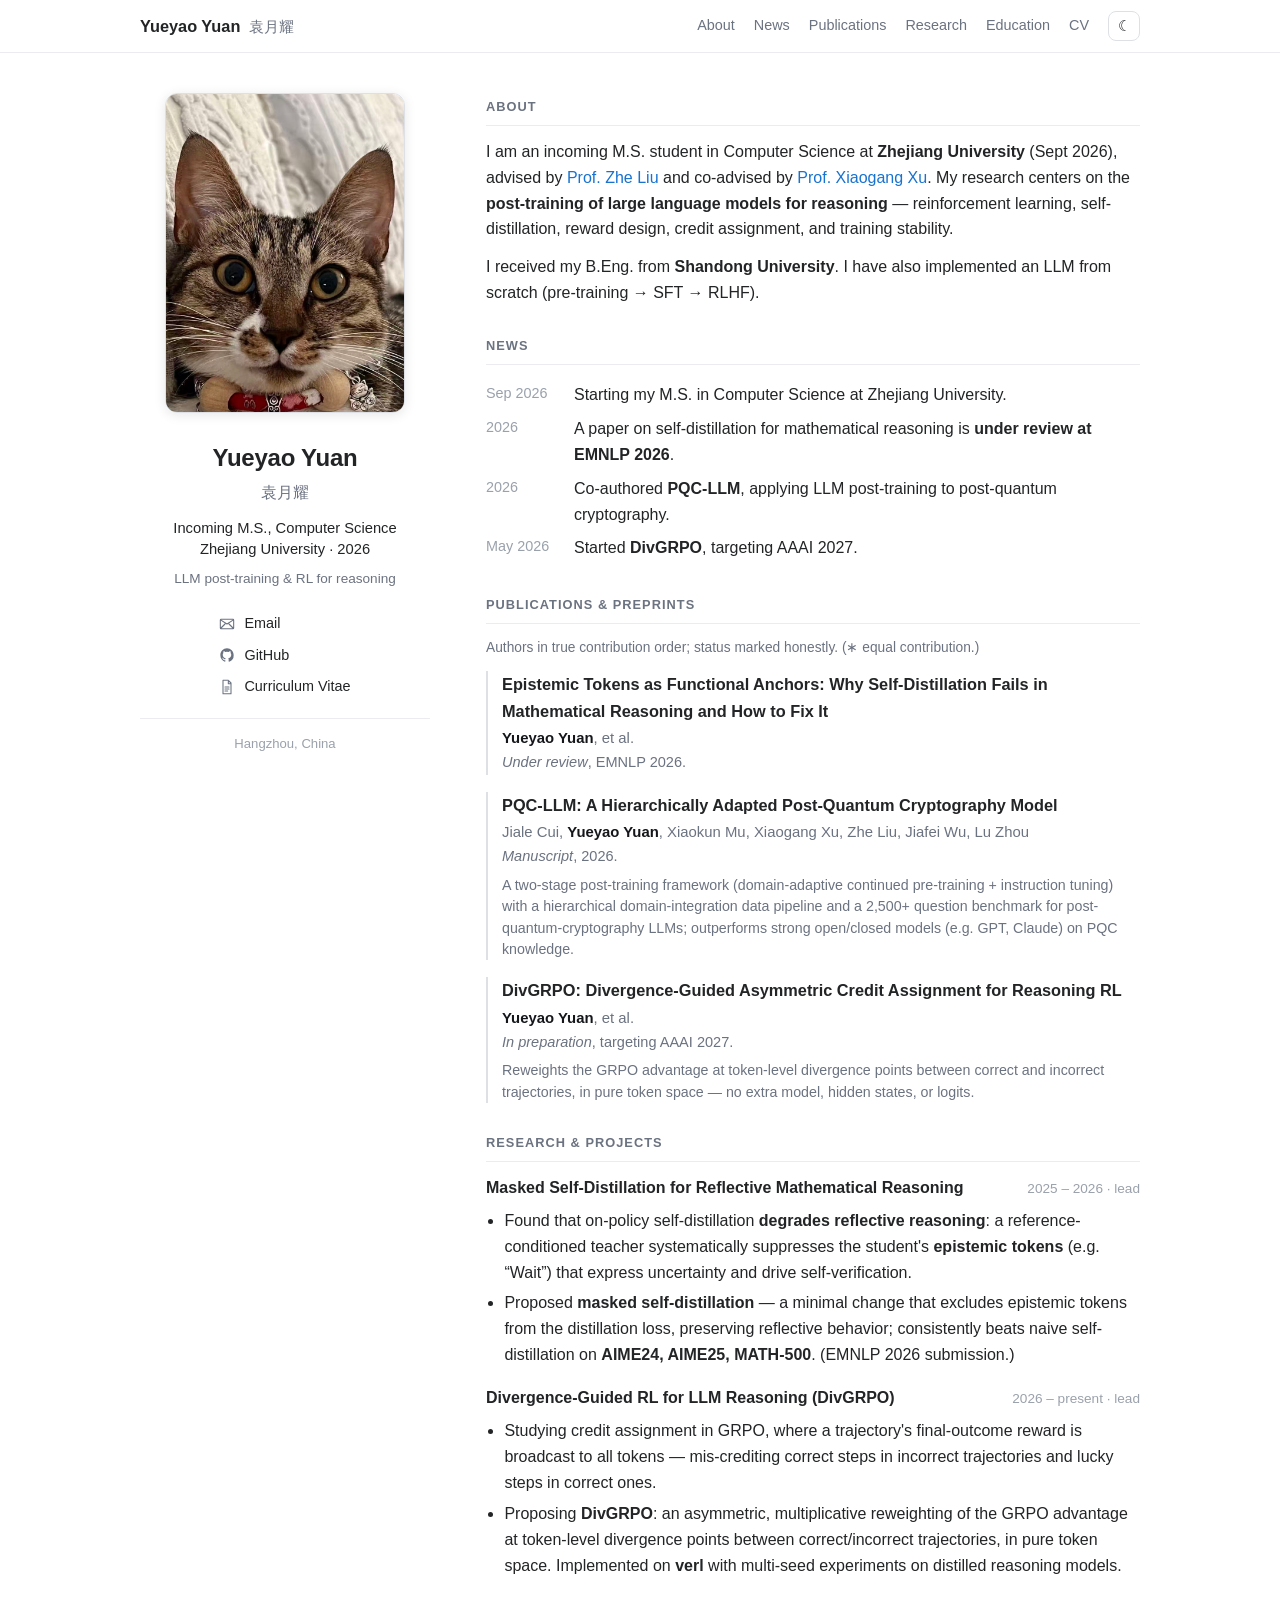
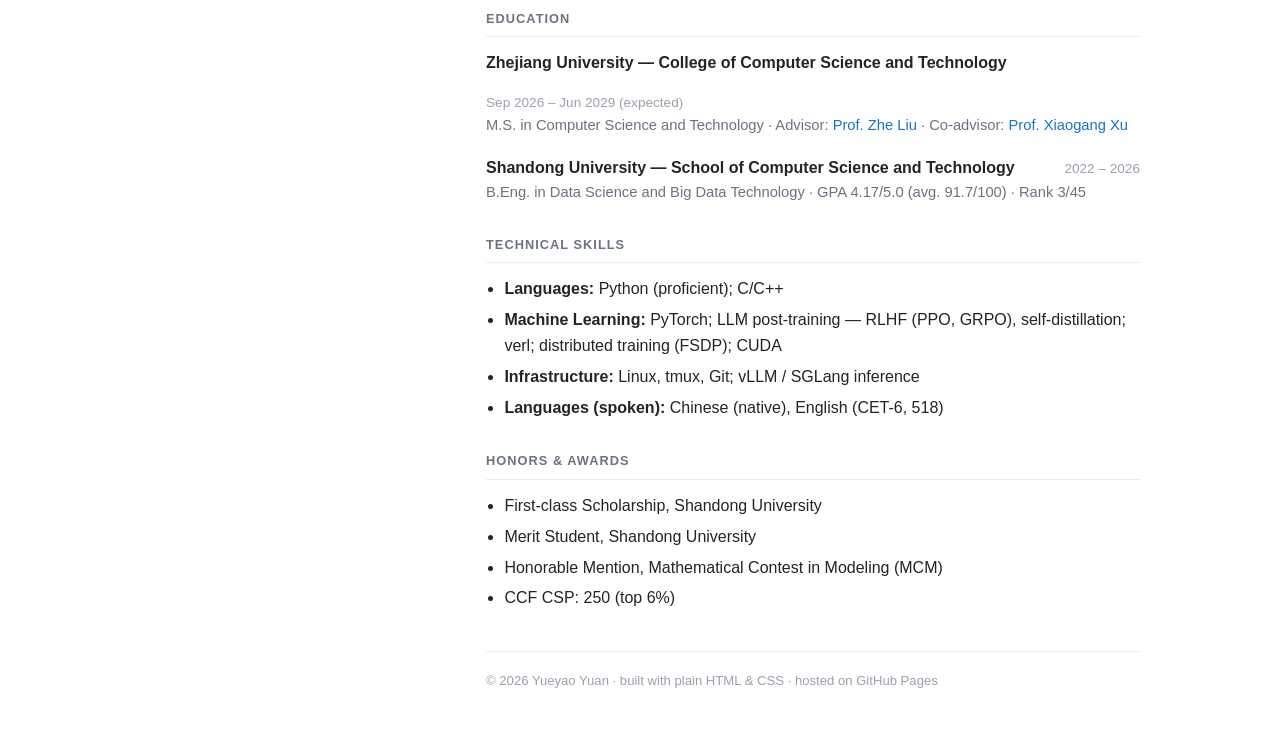
<file: index.html>
<!DOCTYPE html>
<!--
  ============================================================================
  Yueyao Yuan — academic homepage. Real content is filled in.
  Optional, add when available:
    - the author's own Google Scholar + X/Twitter links (sidebar contact list)
    - PQC-LLM venue/arXiv link if it moves past "Manuscript"
  Mainstream academic layout: sticky top nav + two-column (academicpages style),
  sticky left sidebar + scrolling content. Visit ?edit to highlight any .ph spans.
  ============================================================================
-->
<html lang="en">
<head>
  <meta charset="utf-8" />
  <meta name="viewport" content="width=device-width, initial-scale=1" />
  <title>Yueyao Yuan</title>
  <meta name="description" content="Yueyao Yuan — incoming M.S. in Computer Science at Zhejiang University. LLM post-training and reinforcement learning for reasoning." />
  <meta property="og:type" content="website" />
  <meta property="og:title" content="Yueyao Yuan" />
  <meta property="og:description" content="LLM post-training & reinforcement learning for reasoning. M.S. CS, Zhejiang University." />
  <meta property="og:url" content="https://yuanyueyao.github.io/" />
  <meta property="og:image" content="https://yuanyueyao.github.io/assets/avatar.jpg" />
  <link rel="canonical" href="https://yuanyueyao.github.io/" />
  <link rel="icon" href="data:image/svg+xml,<svg xmlns='http://www.w3.org/2000/svg' viewBox='0 0 100 100'><text y='.9em' font-size='90'>🧠</text></svg>" />
  <script type="application/ld+json">
  {
    "@context": "https://schema.org",
    "@type": "Person",
    "name": "Yueyao Yuan",
    "alternateName": ["yuanyueyao", "Yuan Yueyao", "袁月耀"],
    "url": "https://yuanyueyao.github.io/",
    "image": "https://yuanyueyao.github.io/assets/avatar.jpg",
    "email": "mailto:yuanyueyao6@gmail.com",
    "jobTitle": "M.S. Student in Computer Science",
    "affiliation": { "@type": "CollegeOrUniversity", "name": "Zhejiang University" },
    "alumniOf": { "@type": "CollegeOrUniversity", "name": "Shandong University" },
    "knowsAbout": ["Large Language Models", "Reinforcement Learning", "Post-training", "Reasoning"],
    "sameAs": ["https://github.com/yuanyueyao"]
  }
  </script>
  <link rel="stylesheet" href="style.css" />
</head>
<body id="top">

  <!-- ===================== TOP NAV ===================== -->
  <header class="topnav">
    <div class="topnav__inner">
      <a class="topnav__brand" href="#top">Yueyao&nbsp;Yuan <span class="topnav__brandzh">袁月耀</span></a>
      <nav class="topnav__links">
        <a href="#about">About</a>
        <a href="#news">News</a>
        <a href="#publications">Publications</a>
        <a href="#research">Research</a>
        <a href="#education">Education</a>
        <a href="assets/cv.pdf">CV</a>
        <button id="themeToggle" class="theme-toggle" aria-label="Toggle dark mode" title="Toggle theme">☾</button>
      </nav>
    </div>
  </header>

  <div class="layout">

    <!-- ===================== LEFT SIDEBAR ===================== -->
    <aside class="sidebar">
      <img class="sidebar__photo" src="assets/avatar.jpg" alt="Portrait of Yueyao Yuan" />
      <h1 class="sidebar__name">Yueyao Yuan</h1>
      <div class="sidebar__zh">袁月耀</div>
      <p class="sidebar__role">Incoming M.S., Computer Science<br />Zhejiang University · 2026</p>
      <p class="sidebar__tag">LLM post-training &amp; RL for reasoning</p>

      <ul class="contact">
        <li>
          <svg viewBox="0 0 24 24" aria-hidden="true"><path d="M3 5h18a1 1 0 0 1 1 1v12a1 1 0 0 1-1 1H3a1 1 0 0 1-1-1V6a1 1 0 0 1 1-1zm9 7L3.5 6.5M12 12l8.5-5.5M3 18l6-6m12 6l-6-6" fill="none" stroke="currentColor" stroke-width="1.6" stroke-linecap="round" stroke-linejoin="round"/></svg>
          <a href="mailto:yuanyueyao6@gmail.com">Email</a>
        </li>
        <li>
          <svg viewBox="0 0 24 24" aria-hidden="true"><path d="M12 2C6.48 2 2 6.58 2 12.25c0 4.53 2.87 8.37 6.84 9.73.5.1.68-.22.68-.49 0-.24-.01-.87-.01-1.71-2.78.62-3.37-1.37-3.37-1.37-.46-1.18-1.11-1.5-1.11-1.5-.91-.64.07-.62.07-.62 1 .07 1.53 1.06 1.53 1.06.89 1.56 2.34 1.11 2.91.85.09-.66.35-1.11.63-1.37-2.22-.26-4.56-1.14-4.56-5.06 0-1.12.39-2.03 1.03-2.75-.1-.26-.45-1.3.1-2.71 0 0 .84-.27 2.75 1.05a9.3 9.3 0 0 1 5 0c1.91-1.32 2.75-1.05 2.75-1.05.55 1.41.2 2.45.1 2.71.64.72 1.03 1.63 1.03 2.75 0 3.93-2.34 4.79-4.57 5.05.36.32.68.94.68 1.9 0 1.37-.01 2.47-.01 2.81 0 .27.18.6.69.49A10.02 10.02 0 0 0 22 12.25C22 6.58 17.52 2 12 2z" fill="currentColor"/></svg>
          <a href="https://github.com/yuanyueyao">GitHub</a>
        </li>
        <li>
          <svg viewBox="0 0 24 24" aria-hidden="true"><path d="M6 2h8l4 4v16H6V2zm8 1.5V7h3.5M9 12h6M9 15h6M9 18h4" fill="none" stroke="currentColor" stroke-width="1.6" stroke-linecap="round" stroke-linejoin="round"/></svg>
          <a href="assets/cv.pdf">Curriculum Vitae</a>
        </li>
        <!-- Add when available: Google Scholar, X/Twitter -->
      </ul>

      <p class="sidebar__loc">Hangzhou, China</p>
    </aside>

    <!-- ===================== RIGHT MAIN COLUMN ===================== -->
    <main class="main">

      <section id="about" class="sec sec--lead">
        <h2 class="sec__h">About</h2>
        <p>
          I am an incoming M.S. student in Computer Science at <strong>Zhejiang University</strong>
          (Sept&nbsp;2026), advised by
          <a href="https://scholar.google.com/citations?user=Em0jNiUAAAAJ&amp;hl=en">Prof.&nbsp;Zhe&nbsp;Liu</a>
          and co-advised by <a href="https://xuxiaogang.com/">Prof.&nbsp;Xiaogang&nbsp;Xu</a>. My research centers on the
          <strong>post-training of large language models for reasoning</strong> — reinforcement
          learning, self-distillation, reward design, credit assignment, and training stability.
        </p>
        <p>
          I received my B.Eng. from <strong>Shandong University</strong>. I have also implemented
          an LLM from scratch (pre-training&nbsp;→&nbsp;SFT&nbsp;→&nbsp;RLHF).
        </p>
      </section>

      <section id="news" class="sec">
        <h2 class="sec__h">News</h2>
        <ul class="news">
          <li><span class="news__d">Sep 2026</span><span>Starting my M.S. in Computer Science at Zhejiang University.</span></li>
          <li><span class="news__d">2026</span><span>A paper on self-distillation for mathematical reasoning is <strong>under review at EMNLP 2026</strong>.</span></li>
          <li><span class="news__d">2026</span><span>Co-authored <strong>PQC-LLM</strong>, applying LLM post-training to post-quantum cryptography.</span></li>
          <li><span class="news__d">May 2026</span><span>Started <strong>DivGRPO</strong>, targeting AAAI 2027.</span></li>
        </ul>
      </section>

      <section id="publications" class="sec">
        <h2 class="sec__h">Publications &amp; Preprints</h2>
        <p class="muted small">Authors in true contribution order; status marked honestly. <span class="ph">(∗ equal contribution.)</span></p>

        <div class="pub">
          <div class="pub__t">Epistemic Tokens as Functional Anchors: Why Self-Distillation Fails in Mathematical Reasoning and How to Fix It</div>
          <div class="pub__a"><span class="me">Yueyao Yuan</span>, et al.</div>
          <div class="pub__v"><em>Under review</em>, EMNLP 2026.</div>
        </div>

        <div class="pub">
          <div class="pub__t">PQC-LLM: A Hierarchically Adapted Post-Quantum Cryptography Model</div>
          <div class="pub__a">Jiale Cui, <span class="me">Yueyao Yuan</span>, Xiaokun Mu, Xiaogang Xu, Zhe Liu, Jiafei Wu, Lu Zhou</div>
          <div class="pub__v"><em>Manuscript</em>, 2026.</div>
          <div class="pub__n">A two-stage post-training framework (domain-adaptive continued pre-training + instruction tuning) with a hierarchical domain-integration data pipeline and a 2,500+ question benchmark for post-quantum-cryptography LLMs; outperforms strong open/closed models (e.g. GPT, Claude) on PQC knowledge.</div>
        </div>

        <div class="pub">
          <div class="pub__t">DivGRPO: Divergence-Guided Asymmetric Credit Assignment for Reasoning RL</div>
          <div class="pub__a"><span class="me">Yueyao Yuan</span>, et al.</div>
          <div class="pub__v"><em>In preparation</em>, targeting AAAI 2027.</div>
          <div class="pub__n">Reweights the GRPO advantage at token-level divergence points between correct and incorrect trajectories, in pure token space — no extra model, hidden states, or logits.</div>
        </div>
      </section>

      <section id="research" class="sec">
        <h2 class="sec__h">Research &amp; Projects</h2>

        <div class="proj">
          <div class="proj__head"><span class="proj__t">Masked Self-Distillation for Reflective Mathematical Reasoning</span><span class="proj__d">2025 – 2026 · lead</span></div>
          <ul class="proj__p">
            <li>Found that on-policy self-distillation <strong>degrades reflective reasoning</strong>: a reference-conditioned teacher systematically suppresses the student's <strong>epistemic tokens</strong> (e.g. “Wait”) that express uncertainty and drive self-verification.</li>
            <li>Proposed <strong>masked self-distillation</strong> — a minimal change that excludes epistemic tokens from the distillation loss, preserving reflective behavior; consistently beats naive self-distillation on <strong>AIME24, AIME25, MATH-500</strong>. (EMNLP 2026 submission.)</li>
          </ul>
        </div>

        <div class="proj">
          <div class="proj__head"><span class="proj__t">Divergence-Guided RL for LLM Reasoning (DivGRPO)</span><span class="proj__d">2026 – present · lead</span></div>
          <ul class="proj__p">
            <li>Studying credit assignment in GRPO, where a trajectory's final-outcome reward is broadcast to all tokens — mis-crediting correct steps in incorrect trajectories and lucky steps in correct ones.</li>
            <li>Proposing <strong>DivGRPO</strong>: an asymmetric, multiplicative reweighting of the GRPO advantage at token-level divergence points between correct/incorrect trajectories, in pure token space. Implemented on <strong>verl</strong> with multi-seed experiments on distilled reasoning models.</li>
          </ul>
        </div>
      </section>

      <section id="education" class="sec">
        <h2 class="sec__h">Education</h2>
        <div class="proj">
          <div class="proj__head"><span class="proj__t">Zhejiang University — College of Computer Science and Technology</span><span class="proj__d">Sep 2026 – Jun 2029 (expected)</span></div>
          <p class="proj__s">M.S. in Computer Science and Technology · Advisor: <a href="https://scholar.google.com/citations?user=Em0jNiUAAAAJ&amp;hl=en">Prof. Zhe Liu</a> · Co-advisor: <a href="https://xuxiaogang.com/">Prof. Xiaogang Xu</a></p>
        </div>
        <div class="proj">
          <div class="proj__head"><span class="proj__t">Shandong University — School of Computer Science and Technology</span><span class="proj__d">2022 – 2026</span></div>
          <p class="proj__s">B.Eng. in Data Science and Big Data Technology · GPA 4.17/5.0 (avg. 91.7/100) · Rank 3/45</p>
        </div>
      </section>

      <section id="skills" class="sec">
        <h2 class="sec__h">Technical Skills</h2>
        <ul class="skills">
          <li><strong>Languages:</strong> Python (proficient); C/C++</li>
          <li><strong>Machine Learning:</strong> PyTorch; LLM post-training — RLHF (PPO, GRPO), self-distillation; verl; distributed training (FSDP); CUDA</li>
          <li><strong>Infrastructure:</strong> Linux, tmux, Git; vLLM / SGLang inference</li>
          <li><strong>Languages (spoken):</strong> Chinese (native), English (CET-6, 518)</li>
        </ul>
      </section>

      <section id="honors" class="sec">
        <h2 class="sec__h">Honors &amp; Awards</h2>
        <ul class="skills">
          <li>First-class Scholarship, Shandong University</li>
          <li>Merit Student, Shandong University</li>
          <li>Honorable Mention, Mathematical Contest in Modeling (MCM)</li>
          <li>CCF CSP: 250 (top 6%)</li>
        </ul>
      </section>

      <footer class="foot">
        <p>© <span id="year"></span> Yueyao Yuan · built with plain HTML &amp; CSS · hosted on GitHub Pages</p>
      </footer>

    </main>
  </div>

  <script>
    document.getElementById('year').textContent = new Date().getFullYear();
    if (location.search.indexOf('edit') !== -1) document.body.classList.add('editmode');
    (function () {
      const root = document.documentElement, btn = document.getElementById('themeToggle');
      const saved = localStorage.getItem('theme');
      const initial = saved || (window.matchMedia('(prefers-color-scheme: dark)').matches ? 'dark' : 'light');
      root.setAttribute('data-theme', initial);
      btn.textContent = initial === 'dark' ? '☀' : '☾';
      btn.addEventListener('click', function () {
        const next = root.getAttribute('data-theme') === 'dark' ? 'light' : 'dark';
        root.setAttribute('data-theme', next);
        btn.textContent = next === 'dark' ? '☀' : '☾';
        localStorage.setItem('theme', next);
      });
    })();
  </script>
</body>
</html>
</file>
<file: style.css>
/* ============================================================
   Academic homepage — two-column desktop layout (academicpages style):
   sticky left sidebar (photo + identity + contact) + scrolling content.
   Collapses to single column on narrow screens.
   Sans-serif system font, white bg, blue links. Light + dark theme.
   ============================================================ */

:root {
  --bg: #ffffff;
  --sidebar-bg: #fafbfc;
  --text: #222426;
  --muted: #6b7280;
  --faint: #9aa1ab;
  --link: #1772d0;
  --link-hover: #0d4f96;
  --rule: #ececf0;
  --rule-strong: #dde0e5;
  --me: #14161a;
  --ph: #b0464a;
  --sidebar-w: 290px;
  --maxw: 1080px;
  --sans: -apple-system, BlinkMacSystemFont, "Segoe UI", Roboto, "Helvetica Neue", Helvetica, Arial, "PingFang SC", "Microsoft YaHei", sans-serif;
}

[data-theme="dark"] {
  --bg: #16181c;
  --sidebar-bg: #1b1e23;
  --text: #dde0e4;
  --muted: #9aa0a8;
  --faint: #6f757d;
  --link: #6ea8e6;
  --link-hover: #97c2f0;
  --rule: #262a30;
  --rule-strong: #333841;
  --me: #f0f2f4;
}

* { box-sizing: border-box; }
html { scroll-behavior: smooth; }

body {
  margin: 0;
  background: var(--bg);
  color: var(--text);
  font-family: var(--sans);
  font-size: 16px;
  line-height: 1.62;
  -webkit-font-smoothing: antialiased;
  text-rendering: optimizeLegibility;
}

a { color: var(--link); text-decoration: none; }
a:hover { color: var(--link-hover); text-decoration: underline; }

.muted { color: var(--muted); }
.small { font-size: 0.86em; }
.ph { color: inherit; }
.editmode .ph { color: var(--ph); border-bottom: 1px dotted var(--ph); }

/* ---------------- TOP NAV ---------------- */
.topnav {
  position: sticky; top: 0; z-index: 20;
  background: color-mix(in srgb, var(--bg) 86%, transparent);
  backdrop-filter: saturate(180%) blur(10px);
  -webkit-backdrop-filter: saturate(180%) blur(10px);
  border-bottom: 1px solid var(--rule);
}
.topnav__inner {
  max-width: var(--maxw); margin: 0 auto;
  display: flex; align-items: center; justify-content: space-between;
  padding: 11px 40px; gap: 18px;
}
.topnav__brand { color: var(--text); font-weight: 700; font-size: 1.02rem; white-space: nowrap; }
.topnav__brand:hover { text-decoration: none; }
.topnav__brandzh { color: var(--muted); font-weight: 500; font-size: 0.92rem; margin-left: 4px; }
.topnav__links { display: flex; align-items: center; gap: 19px; }
.topnav__links a { color: var(--muted); font-size: 0.9rem; }
.topnav__links a:hover { color: var(--link); text-decoration: none; }

/* ---------------- THEME TOGGLE (in nav) ---------------- */
.theme-toggle {
  width: 32px; height: 30px; cursor: pointer;
  border: 1px solid var(--rule-strong); border-radius: 8px;
  background: var(--bg); color: var(--text);
  font-size: 0.92rem; line-height: 1;
  display: inline-flex; align-items: center; justify-content: center;
}
.theme-toggle:hover { border-color: var(--link); }

/* ---------------- LAYOUT ---------------- */
.layout {
  max-width: var(--maxw);
  margin: 0 auto;
  display: grid;
  grid-template-columns: var(--sidebar-w) 1fr;
  gap: 56px;
  padding: 40px 40px 64px;
  align-items: start;
}

/* ---------------- SIDEBAR ---------------- */
.sidebar {
  position: sticky; top: 76px;
  text-align: center;
}
.sidebar__photo {
  width: 100%; max-width: 240px; height: auto; aspect-ratio: 3 / 4;
  object-fit: cover; border-radius: 12px;
  border: 1px solid var(--rule-strong); box-shadow: 0 2px 12px rgba(0,0,0,0.10);
  margin-bottom: 18px;
}
.sidebar__name { font-size: 1.5rem; font-weight: 700; margin: 0 0 2px; letter-spacing: -0.01em; }
.sidebar__zh { font-size: 1.0rem; color: var(--muted); margin-bottom: 12px; }
.sidebar__role { font-size: 0.92rem; color: var(--text); margin: 0 0 8px; line-height: 1.45; }
.sidebar__tag { font-size: 0.85rem; color: var(--muted); margin: 0 0 18px; }

.contact { list-style: none; padding: 0; margin: 0 0 16px; text-align: left; display: inline-block; }
.contact li { display: flex; align-items: center; gap: 9px; padding: 4px 0; font-size: 0.9rem; }
.contact svg { width: 16px; height: 16px; flex: 0 0 16px; color: var(--muted); }
.contact a { color: var(--text); }
.contact a:hover { color: var(--link); text-decoration: none; }

.sidebar__loc {
  font-size: 0.82rem; color: var(--faint); margin: 0;
  padding-top: 14px; border-top: 1px solid var(--rule);
}

/* ---------------- MAIN CONTENT ---------------- */
.main { min-width: 0; padding-top: 4px; }

.sec { margin: 0 0 30px; scroll-margin-top: 64px; }
.sec--lead .sec__h { margin-top: 0; }
.sec__h {
  font-size: 0.8rem; font-weight: 700; text-transform: uppercase; letter-spacing: 0.08em;
  color: var(--muted); margin: 0 0 13px; padding-bottom: 7px;
  border-bottom: 1px solid var(--rule);
}
.sec p { margin: 0 0 12px; }
.sec p:last-child { margin-bottom: 0; }

/* News */
.news { list-style: none; padding: 0; margin: 0; }
.news li { display: flex; gap: 14px; padding: 4px 0; }
.news__d { flex: 0 0 74px; color: var(--faint); font-variant-numeric: tabular-nums; font-size: 0.9em; }

/* Publications */
.pub { margin: 0 0 17px; padding-left: 14px; border-left: 2px solid var(--rule-strong); }
.pub:last-child { margin-bottom: 0; }
.pub__t { font-weight: 650; font-size: 1.02rem; }
.pub__a { font-size: 0.93rem; color: var(--muted); margin-top: 2px; }
.pub__a .me { color: var(--me); font-weight: 600; }
.pub__v { font-size: 0.91rem; color: var(--muted); margin-top: 1px; }
.pub__n { font-size: 0.89rem; color: var(--muted); margin-top: 6px; line-height: 1.5; }

/* Projects / Education */
.proj { margin: 0 0 17px; }
.proj:last-child { margin-bottom: 0; }
.proj__head { display: flex; justify-content: space-between; align-items: baseline; gap: 16px; flex-wrap: wrap; }
.proj__t { font-weight: 650; font-size: 1.0rem; }
.proj__d { font-size: 0.85rem; color: var(--faint); white-space: nowrap; }
.proj__s { font-size: 0.92rem; color: var(--muted); margin: 2px 0 0; }
.proj__p { margin: 7px 0 0; padding-left: 1.15em; }
.proj__p li { margin-bottom: 5px; }

/* Skills / Honors */
.skills { margin: 0; padding-left: 1.15em; }
.skills li { margin-bottom: 5px; }

code {
  font-family: "SFMono-Regular", Consolas, "Liberation Mono", Menlo, monospace;
  font-size: 0.85em; background: rgba(127,127,127,0.12); padding: 1px 5px; border-radius: 4px;
}

.foot { border-top: 1px solid var(--rule); margin-top: 40px; padding-top: 18px; color: var(--faint); font-size: 0.82rem; }
.foot p { margin: 0; }

/* ---------------- RESPONSIVE: collapse to single column ---------------- */
@media (max-width: 820px) {
  .topnav__inner { padding: 10px 22px; }
  .topnav__links { gap: 14px; }
  .layout { grid-template-columns: 1fr; gap: 30px; padding: 30px 22px 48px; }
  .sidebar { position: static; text-align: center; padding-bottom: 24px; border-bottom: 1px solid var(--rule); }
  .sidebar__photo { max-width: 168px; }
  .contact { display: inline-flex; flex-wrap: wrap; gap: 6px 18px; justify-content: center; }
  .contact li { padding: 2px 0; }
}

/* hide section nav links on phones; keep brand + CV + theme toggle */
@media (max-width: 560px) {
  .topnav__links a[href^="#"] { display: none; }
  .topnav__brandzh { display: none; }
}
</file>
